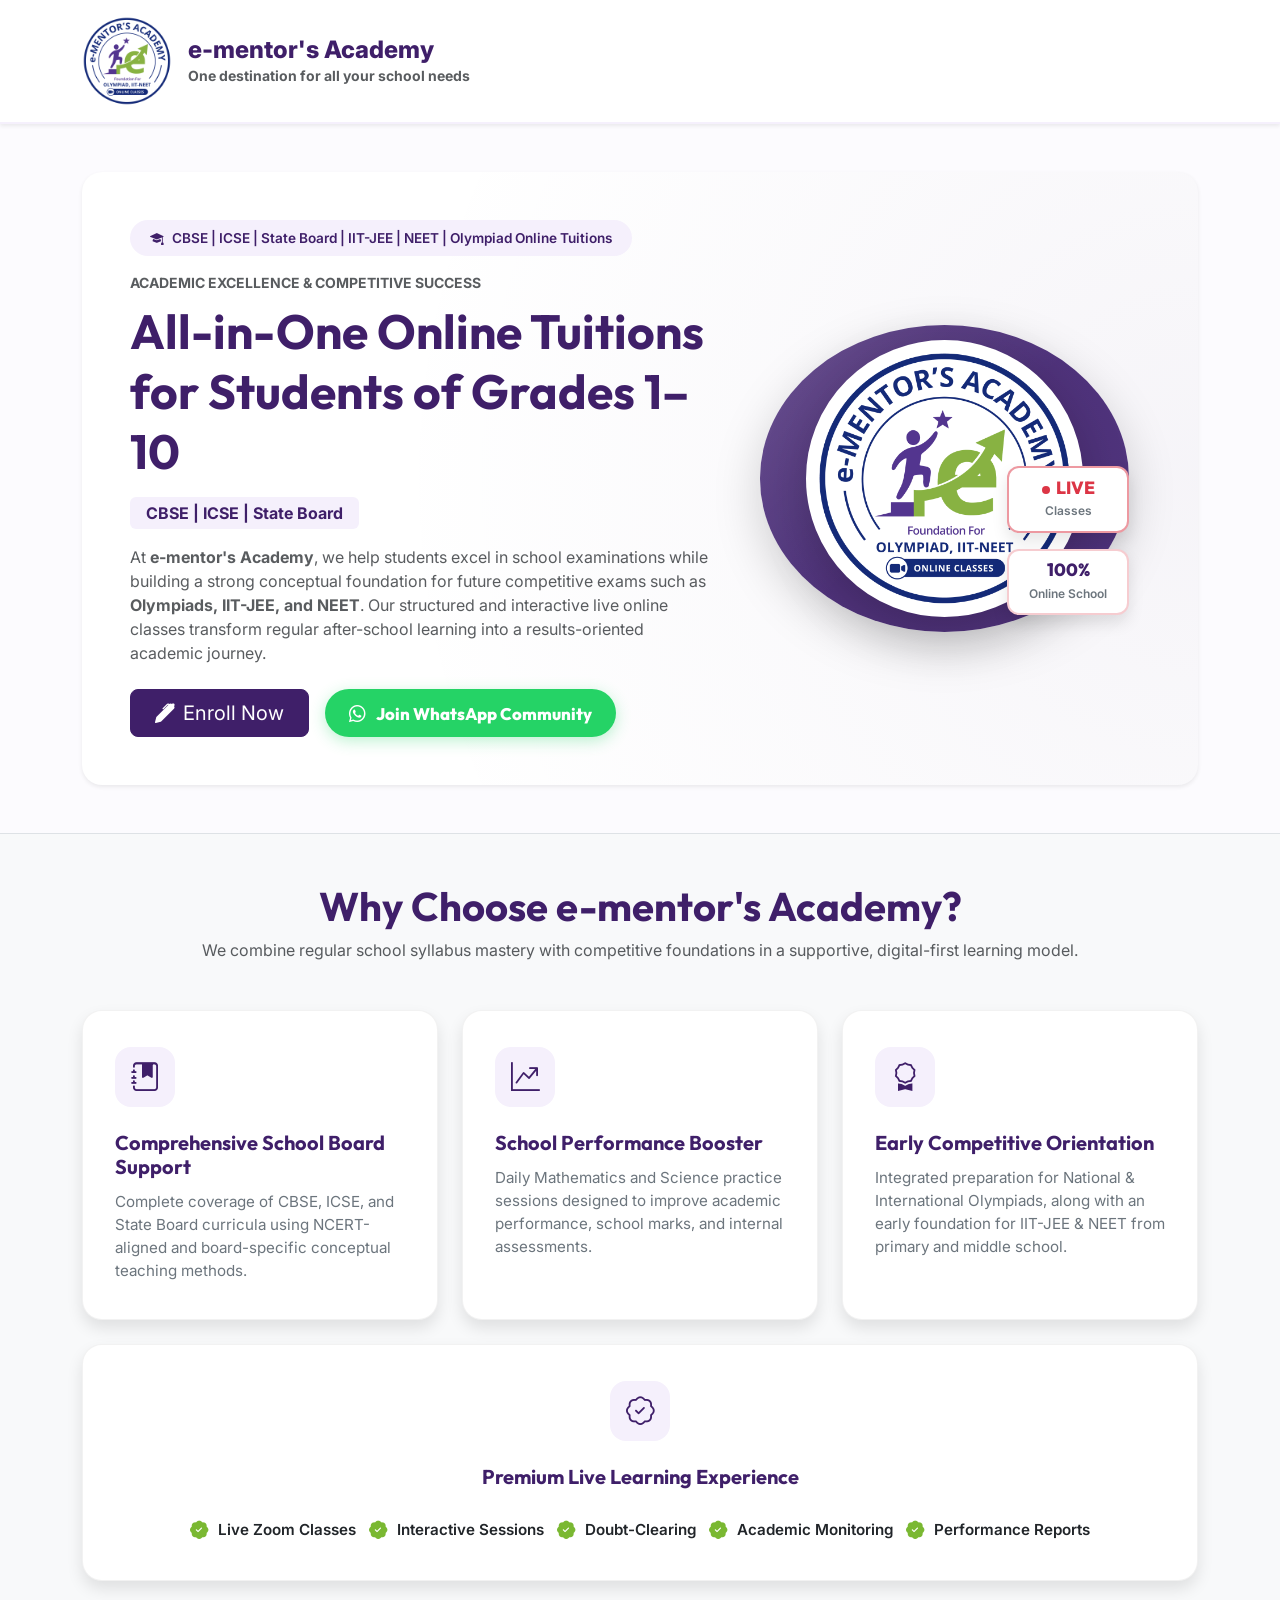
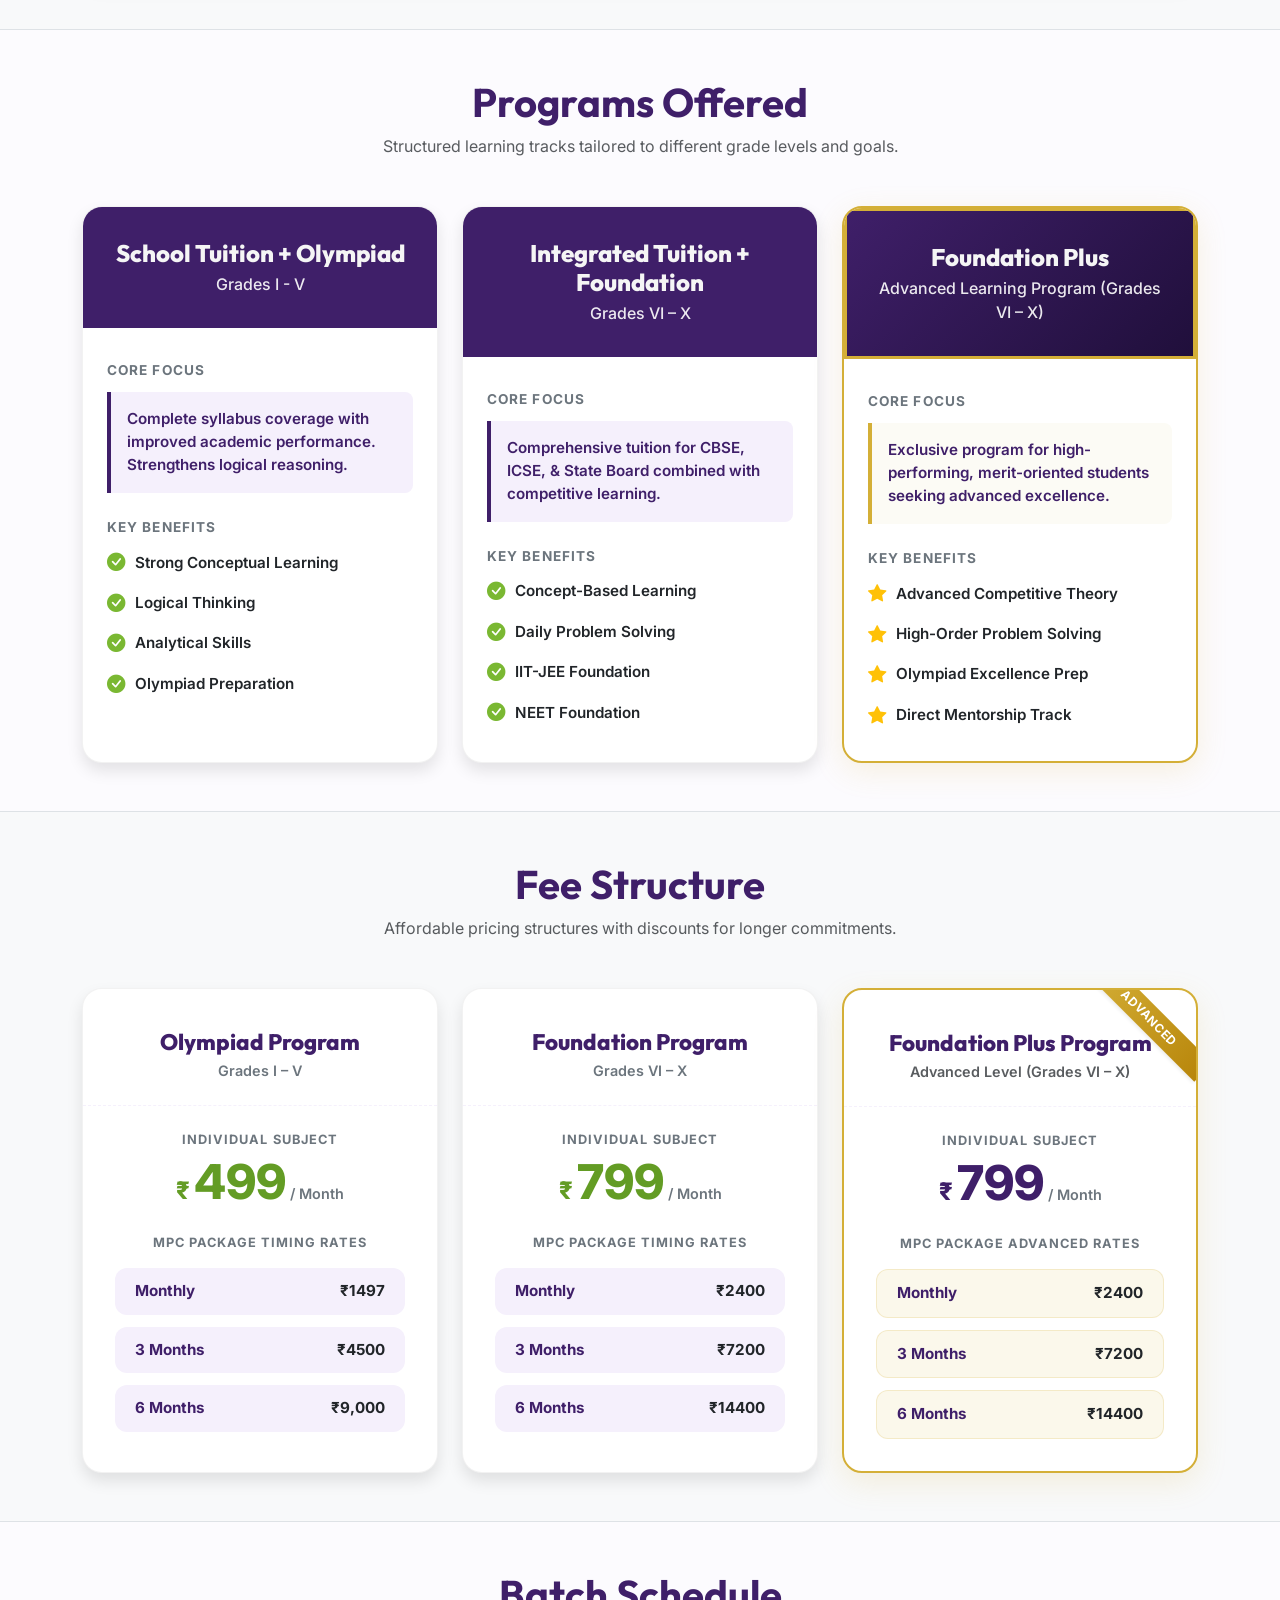
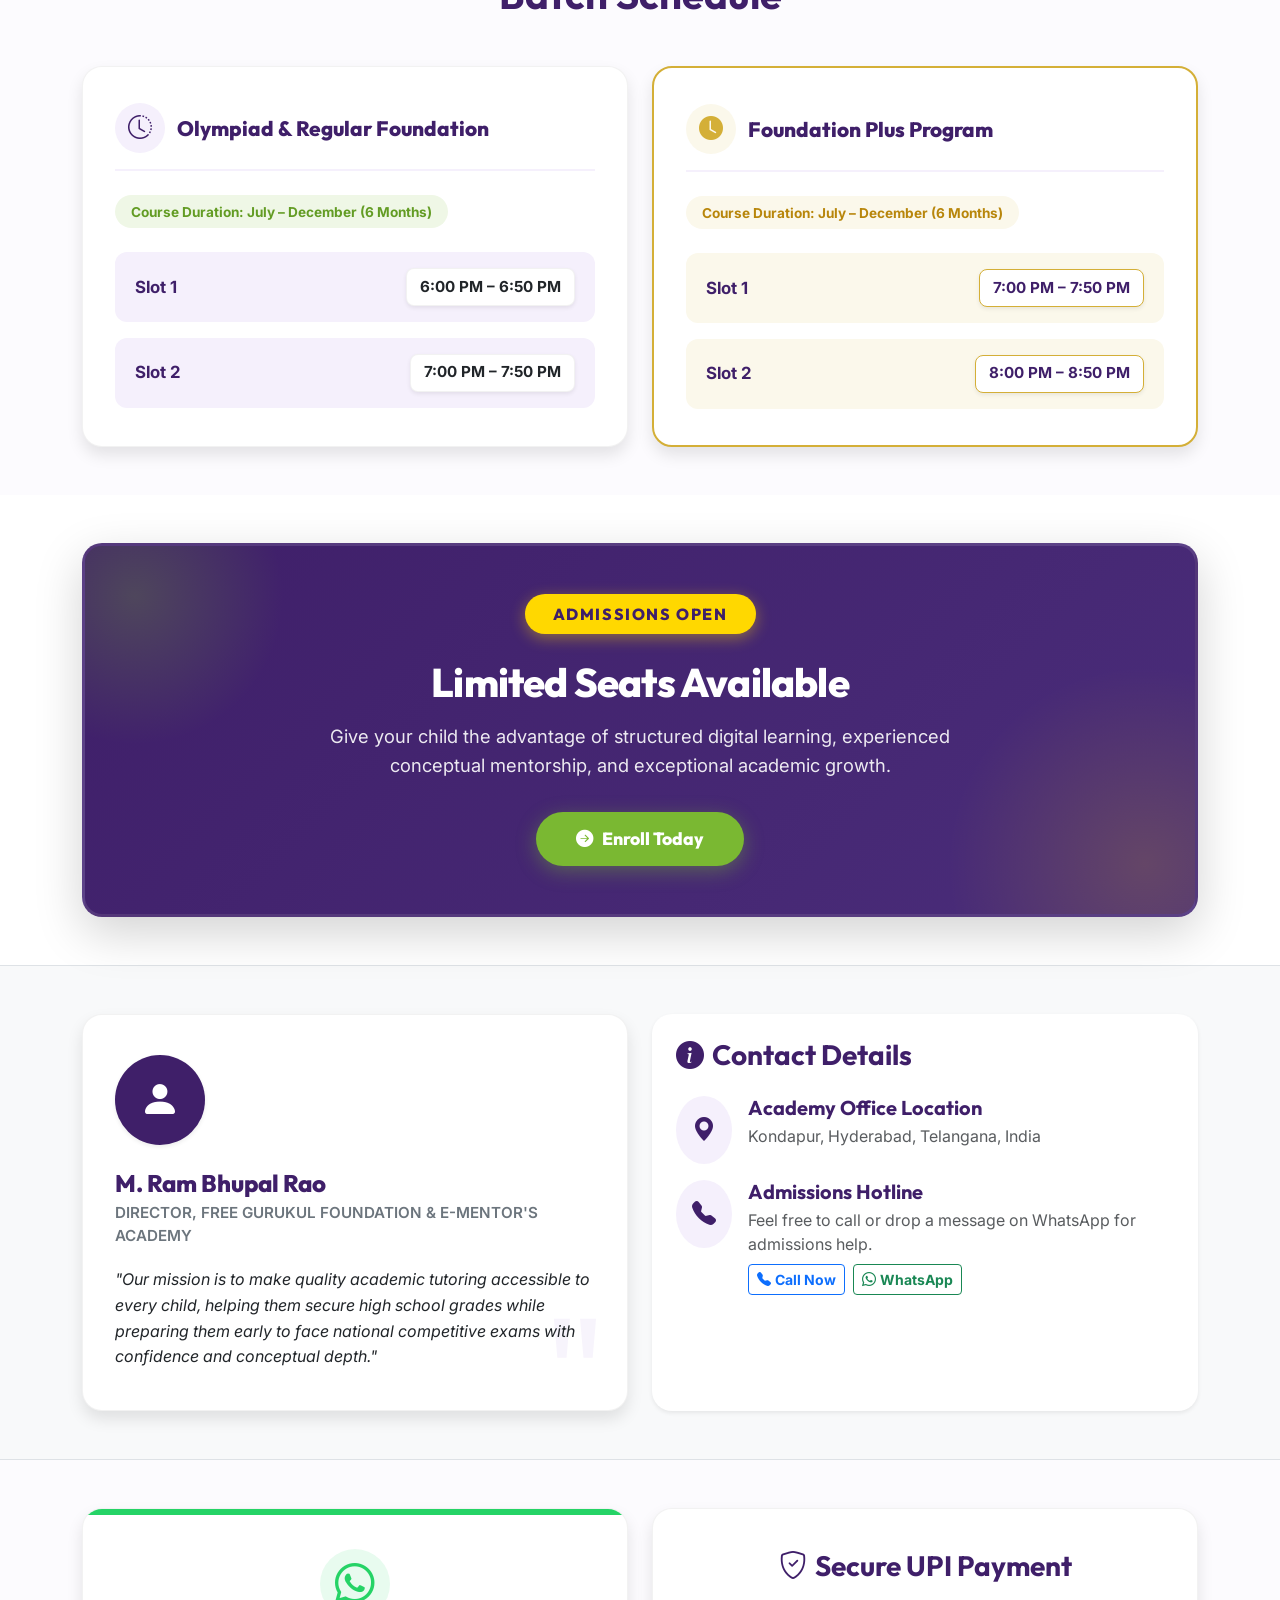
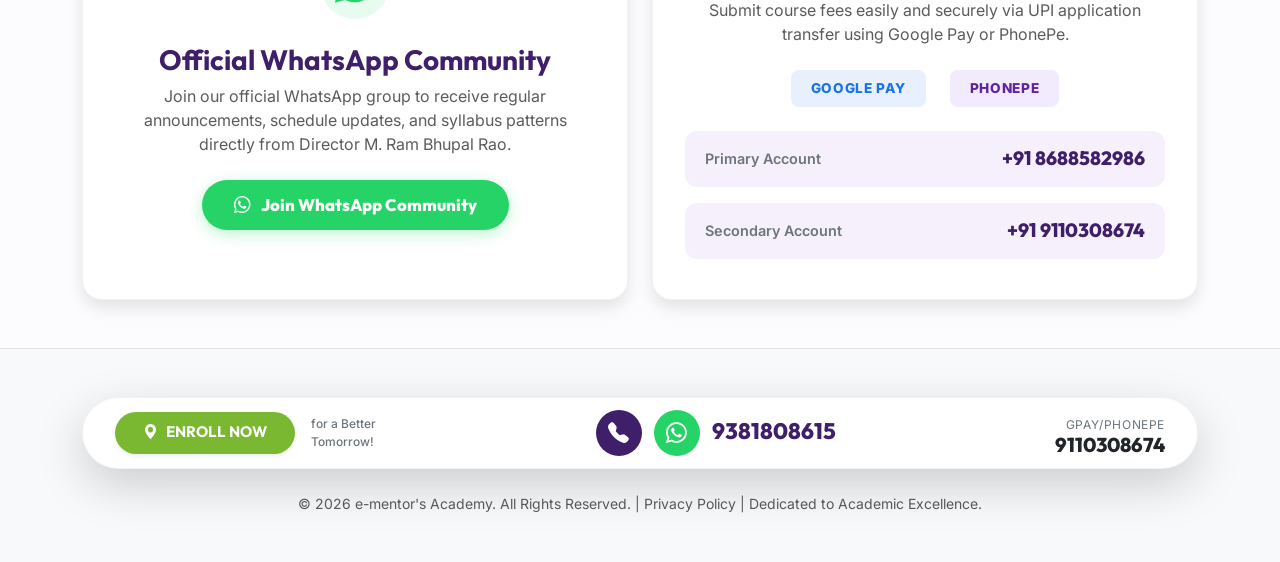
<file: index.html>
<!DOCTYPE html>
<html lang="en">

<head>
  <meta charset="UTF-8">
  <meta name="viewport" content="width=device-width, initial-scale=1.0">
  <title>e-mentor's IIT-NEET Academy - All-in-One Online Tuitions</title>
  <!-- SEO Meta Tags -->
  <meta name="description"
    content="e-mentor's Academy provides comprehensive school board tuitions (Grades 1-10) and competitive IIT-JEE, NEET, and Olympiad foundations. Live Zoom classes and daily practice.">
  <meta name="keywords"
    content="IIT-JEE foundation, NEET foundation, Olympiad tuition, Online tuitions, CBSE tuition, ICSE tuition, Ram Bhupal Rao, e-mentor's Academy, Kondapur Hyderabad">

  <!-- Bootstrap 5 CSS CDN -->
  <link href="https://cdn.jsdelivr.net/npm/bootstrap@5.3.2/dist/css/bootstrap.min.css" rel="stylesheet"
    integrity="sha384-T3c6CoIi6uLrA9TneNEoa7RxnatzjcDSCmG1MXxSR1GAsXEV/Dwwykc2MPK8M2HN" crossorigin="anonymous">
  <!-- Bootstrap Icons CDN -->
  <link rel="stylesheet" href="https://cdn.jsdelivr.net/npm/bootstrap-icons@1.11.1/font/bootstrap-icons.css">
  <!-- Custom Stylesheet -->
  <link rel="stylesheet" href="style.css">

  <!-- Common Components -->
  <script src="components.js"></script>

  <!--Favicon -->
  <link rel="shortcut icon" href="./favicon.png" type="image/x-icon">
</head>

<body>

  <!-- Header Section -->
  <app-header></app-header>

  <!-- Hero Section -->
  <section class="py-5">
    <div class="container">
      <div class="hero-container p-4 p-md-5 shadow-sm bg-white reveal-on-scroll">
        <div class="row align-items-center">

          <!-- Hero Text Content -->
          <div class="col-lg-7">
            <span class="hero-tag mb-3">
              <i class="bi bi-mortarboard-fill me-2"></i>CBSE | ICSE | State Board | IIT-JEE | NEET | Olympiad Online
              Tuitions
            </span>
            <div class="text-muted fw-bold small text-uppercase letter-spacing-1 mb-2">
              Academic Excellence & Competitive Success
            </div>
            <h1 class="display-5 fw-bold mb-3 text-purple text-start" style="line-height: 1.25;">
              All-in-One Online Tuitions for Students of Grades 1–10
            </h1>
            <div class="badge bg-purple-light text-purple px-3 py-2 rounded mb-3 fw-bold fs-6">
              CBSE | ICSE | State Board
            </div>
            <p class="text-muted leading-relaxed text-start mb-4">
              At <strong>e-mentor's Academy</strong>, we help students excel in school examinations while building a
              strong conceptual foundation for future competitive exams such as <strong>Olympiads, IIT-JEE, and
                NEET</strong>. Our structured and interactive live online classes transform regular after-school
              learning into a results-oriented academic journey.
            </p>
            <div class="d-flex flex-wrap gap-3">
              <button class="btn btn-primary btn-lg enroll-trigger-btn px-4 py-2"
                style="background-color: var(--primary-purple); border-color: var(--primary-purple);">
                <i class="bi bi-pen-fill me-2"></i>Enroll Now
              </button>
              <a href="https://chat.whatsapp.com/LCuM8trsyqc7xC1LDgsaTi?s=cl&p=a&ilr=2" target="_blank"
                class="btn btn-whatsapp-join px-4 py-2">
                <i class="bi bi-whatsapp"></i>Join WhatsApp Community
              </a>
            </div>
          </div>

          <!-- Hero Visual: Student + Floating Badges -->
          <div class="col-lg-5 mt-4 mt-lg-0">
            <div class="hero-image-wrapper">
              <div class="hero-backdrop-circle"></div>
              <!-- Loads hero_student.png, script.js handles fallback if not copied -->
              <img id="hero-student-img" src="logo.png" alt="Student Studying Online" class="hero-image-student">

              <!-- Badges Container -->
              <div class="badge-overlay-container">
                <div class="live-badge">
                  <span class="badge-text-bold"><span class="live-icon-dot"></span>LIVE</span>
                  <span class="badge-subtext">Classes</span>
                </div>
                <div class="school-badge">
                  <span class="badge-text-bold">100%</span>
                  <span class="badge-subtext">Online School</span>
                </div>
              </div>
            </div>
          </div>

        </div>
      </div>
    </div>
  </section>

  <!-- Why Choose Us Section -->
  <section class="py-5 bg-light border-top border-bottom">
    <div class="container">
      <div class="text-center mb-5 reveal-on-scroll">
        <h2 class="display-6 fw-bold text-purple">Why Choose e-mentor's Academy?</h2>
        <p class="text-muted max-width-600 mx-auto">We combine regular school syllabus mastery with competitive
          foundations in a supportive, digital-first learning model.</p>
      </div>

      <div class="row g-4 justify-content-center">
        <!-- Card 1 -->
        <div class="col-md-6 col-lg-4 reveal-on-scroll">
          <div class="feature-card">
            <div class="feature-card-icon-container">
              <i class="bi bi-journal-bookmark-fill"></i>
            </div>
            <h3 class="feature-card-title">Comprehensive School Board Support</h3>
            <p class="feature-card-desc">Complete coverage of CBSE, ICSE, and State Board curricula using NCERT-aligned
              and board-specific conceptual teaching methods.</p>
          </div>
        </div>

        <!-- Card 2 -->
        <div class="col-md-6 col-lg-4 reveal-on-scroll">
          <div class="feature-card">
            <div class="feature-card-icon-container">
              <i class="bi bi-graph-up-arrow"></i>
            </div>
            <h3 class="feature-card-title">School Performance Booster</h3>
            <p class="feature-card-desc">Daily Mathematics and Science practice sessions designed to improve academic
              performance, school marks, and internal assessments.</p>
          </div>
        </div>

        <!-- Card 3 -->
        <div class="col-md-6 col-lg-4 reveal-on-scroll">
          <div class="feature-card">
            <div class="feature-card-icon-container">
              <i class="bi bi-award"></i>
            </div>
            <h3 class="feature-card-title">Early Competitive Orientation</h3>
            <p class="feature-card-desc">Integrated preparation for National & International Olympiads, along with an
              early foundation for IIT-JEE & NEET from primary and middle school.</p>
          </div>
        </div>

        <!-- Card 4 -->
        <div class="col-md-12 col-lg-12 reveal-on-scroll">
          <div class="feature-card d-flex flex-wrap justify-content-center">
            <div class="feature-card-icon-container">
              <i class="bi bi-patch-check"></i>
            </div>
            <h3 class="feature-card-title w-100 text-center">Premium Live Learning Experience</h3>
            <ul class="program-benefits-list d-flex justify-content-center flex-wrap mt-3">
              <li><i class="bi bi-patch-check-fill"></i>Live Zoom Classes</li>
              <li><i class="bi bi-patch-check-fill"></i>Interactive Sessions</li>
              <li><i class="bi bi-patch-check-fill"></i>Doubt-Clearing</li>
              <li><i class="bi bi-patch-check-fill"></i>Academic Monitoring</li>
              <li><i class="bi bi-patch-check-fill"></i>Performance Reports</li>
            </ul>
          </div>
        </div>
      </div>
    </div>
  </section>

  <!-- Programs Offered Section -->
  <section class="py-5">
    <div class="container">
      <div class="text-center mb-5 reveal-on-scroll">
        <h2 class="display-6 fw-bold text-purple">Programs Offered</h2>
        <p class="text-muted">Structured learning tracks tailored to different grade levels and goals.</p>
      </div>

      <div class="row g-4 justify-content-center">
        <!-- Track 1 -->
        <div class="col-md-6 col-lg-4 reveal-on-scroll">
          <div class="program-card">
            <div class="program-header">
              <!-- <span class="program-tag-badge">Track 1</span> -->
              <h3 class="program-title">School Tuition + Olympiad</h3>
              <div class="program-grades">Grades I - V</div>
            </div>
            <div class="program-body">
              <div class="program-section-title">Core Focus</div>
              <div class="program-focus-box">
                Complete syllabus coverage with improved academic performance. Strengthens logical reasoning.
              </div>
              <div class="program-section-title">Key Benefits</div>
              <ul class="program-benefits-list">
                <li><i class="bi bi-check-circle-fill"></i>Strong Conceptual Learning</li>
                <li><i class="bi bi-check-circle-fill"></i>Logical Thinking</li>
                <li><i class="bi bi-check-circle-fill"></i>Analytical Skills</li>
                <li><i class="bi bi-check-circle-fill"></i>Olympiad Preparation</li>
              </ul>
            </div>
          </div>
        </div>

        <!-- Track 2 -->
        <div class="col-md-6 col-lg-4 reveal-on-scroll">
          <div class="program-card">
            <div class="program-header">
              <!-- <span class="program-tag-badge">Track 2</span> -->
              <h3 class="program-title">Integrated Tuition + Foundation</h3>
              <div class="program-grades">Grades VI – X</div>
            </div>
            <div class="program-body">
              <div class="program-section-title">Core Focus</div>
              <div class="program-focus-box">
                Comprehensive tuition for CBSE, ICSE, & State Board combined with competitive learning.
              </div>
              <div class="program-section-title">Key Benefits</div>
              <ul class="program-benefits-list">
                <li><i class="bi bi-check-circle-fill"></i>Concept-Based Learning</li>
                <li><i class="bi bi-check-circle-fill"></i>Daily Problem Solving</li>
                <li><i class="bi bi-check-circle-fill"></i>IIT-JEE Foundation</li>
                <li><i class="bi bi-check-circle-fill"></i>NEET Foundation</li>
              </ul>
            </div>
          </div>
        </div>

        <!-- Track 3 -->
        <div class="col-md-6 col-lg-4 reveal-on-scroll">
          <div class="program-card program-card-plus">
            <div class="program-header program-header-plus">
              <!-- <span class="program-tag-badge">Track 3</span> -->
              <h3 class="program-title">Foundation Plus</h3>
              <div class="program-grades">Advanced Learning Program (Grades VI – X)</div>
            </div>
            <div class="program-body">
              <div class="program-section-title">Core Focus</div>
              <div class="program-focus-box" style="border-left-color: var(--accent-gold); background-color: #fcfbf5;">
                Exclusive program for high-performing, merit-oriented students seeking advanced excellence.
              </div>
              <div class="program-section-title">Key Benefits</div>
              <ul class="program-benefits-list">
                <li><i class="bi bi-star-fill text-warning"></i>Advanced Competitive Theory</li>
                <li><i class="bi bi-star-fill text-warning"></i>High-Order Problem Solving</li>
                <li><i class="bi bi-star-fill text-warning"></i>Olympiad Excellence Prep</li>
                <li><i class="bi bi-star-fill text-warning"></i>Direct Mentorship Track</li>
              </ul>
            </div>
          </div>
        </div>
      </div>
    </div>
  </section>

  <!-- Fee Structure Section -->
  <section class="py-5 bg-light border-top border-bottom">
    <div class="container">
      <div class="text-center mb-5 reveal-on-scroll">
        <h2 class="display-6 fw-bold text-purple">Fee Structure</h2>
        <p class="text-muted">Affordable pricing structures with discounts for longer commitments.</p>
      </div>

      <div class="row g-4 justify-content-center">

        <!-- Fee Plan 1 -->
        <div class="col-md-4 col-lg-4 reveal-on-scroll">
          <div class="pricing-card">
            <div class="pricing-header">
              <h3 class="pricing-title">Olympiad Program</h3>
              <div class="pricing-subtitle">Grades I – V</div>
            </div>

            <div class="pricing-amount-block">
              <div class="price-title">Individual Subject</div>
              <div class="price-value-container">
                <span class="price-currency">₹</span>
                <span class="price-value">499</span>
                <span class="price-period">/ Month</span>
              </div>
            </div>

            <div class="pricing-packages-block">
              <div class="price-title mb-3">MPC Package Timing Rates</div>
              <ul class="pricing-packages-list">
                <li class="pricing-package-item">
                  <span class="pkg-duration">Monthly</span>
                  <span class="pkg-price">₹1497</span>
                </li>
                <li class="pricing-package-item">
                  <span class="pkg-duration">3 Months</span>
                  <span class="pkg-price">₹4500</span>
                </li>
                <li class="pricing-package-item">
                  <span class="pkg-duration">6 Months</span>
                  <span class="pkg-price">₹9,000</span>
                </li>
              </ul>
            </div>
          </div>
        </div>

        <!-- Fee Plan 2 -->
        <div class="col-md-4 col-lg-4 reveal-on-scroll">
          <div class="pricing-card">
            <div class="pricing-header">
              <h3 class="pricing-title">Foundation Program</h3>
              <div class="pricing-subtitle">Grades VI – X</div>
            </div>

            <div class="pricing-amount-block">
              <div class="price-title">Individual Subject</div>
              <div class="price-value-container">
                <span class="price-currency">₹</span>
                <span class="price-value">799</span>
                <span class="price-period">/ Month</span>
              </div>
            </div>

            <div class="pricing-packages-block">
              <div class="price-title mb-3">MPC Package Timing Rates</div>
              <ul class="pricing-packages-list">
                <li class="pricing-package-item">
                  <span class="pkg-duration">Monthly</span>
                  <span class="pkg-price">₹2400</span>
                </li>
                <li class="pricing-package-item">
                  <span class="pkg-duration">3 Months</span>
                  <span class="pkg-price">₹7200</span>
                </li>
                <li class="pricing-package-item">
                  <span class="pkg-duration">6 Months</span>
                  <span class="pkg-price">₹14400</span>
                </li>
              </ul>
            </div>
          </div>
        </div>

        <!-- Fee Plan 3 -->
        <div class="col-md-4 col-lg-4 reveal-on-scroll">
          <div class="pricing-card premium">
            <div class="pricing-ribbon">ADVANCED</div>
            <div class="pricing-header">
              <h3 class="pricing-title text-purple">Foundation Plus Program</h3>
              <div class="pricing-subtitle text-muted">Advanced Level (Grades VI – X)</div>
            </div>

            <div class="pricing-amount-block">
              <div class="price-title">Individual Subject</div>
              <div class="price-value-container">
                <span class="price-currency" style="color: var(--primary-purple);">₹</span>
                <span class="price-value" style="color: var(--primary-purple);">799</span>
                <span class="price-period">/ Month</span>
              </div>
            </div>

            <div class="pricing-packages-block">
              <div class="price-title mb-3">MPC Package Advanced Rates</div>
              <ul class="pricing-packages-list">
                <li class="pricing-package-item gold">
                  <span class="pkg-duration fw-bold">Monthly</span>
                  <span class="pkg-price text-purple">₹2400</span>
                </li>
                <li class="pricing-package-item gold">
                  <span class="pkg-duration fw-bold">3 Months</span>
                  <span class="pkg-price text-purple">₹7200</span>
                </li>
                <li class="pricing-package-item gold">
                  <span class="pkg-duration fw-bold">6 Months</span>
                  <span class="pkg-price text-purple">₹14400</span>
                </li>
              </ul>
            </div>
          </div>
        </div>
      </div>
    </div>
  </section>

  <!-- Batch Schedule Section -->
  <section class="py-5">
    <div class="container">
      <div class="text-center mb-5 reveal-on-scroll">
        <h2 class="display-6 fw-bold text-purple">Batch Schedule</h2>
        <!-- <p class="text-muted">Daily timing allocations. All sessions are 40 minutes long.</p> -->
      </div>

      <div class="row g-4 justify-content-center">
        <!-- Schedule 1 -->
        <div class="col-md-6 reveal-on-scroll">
          <div class="schedule-card">
            <div class="schedule-header">
              <div class="schedule-header-icon">
                <i class="bi bi-clock-history"></i>
              </div>
              <h3 class="schedule-title">Olympiad & Regular Foundation</h3>
            </div>
            <div class="schedule-meta-badge">Course Duration: July – December (6 Months)</div>
            <div class="batch-list">
              <div class="batch-item">
                <span class="batch-name">Slot 1</span>
                <span class="batch-time">6:00 PM – 6:50 PM</span>
              </div>
              <div class="batch-item">
                <span class="batch-name">Slot 2</span>
                <span class="batch-time">7:00 PM – 7:50 PM</span>
              </div>
            </div>
          </div>
        </div>

        <!-- Schedule 2 -->
        <div class="col-md-6 reveal-on-scroll">
          <div class="schedule-card premium-schedule">
            <div class="schedule-header">
              <div class="schedule-header-icon">
                <i class="bi bi-clock-fill"></i>
              </div>
              <h3 class="schedule-title">Foundation Plus Program</h3>
            </div>
            <div class="schedule-meta-badge">Course Duration: July – December (6 Months)</div>
            <div class="batch-list">
              <div class="batch-item">
                <span class="batch-name text-purple">Slot 1</span>
                <span class="batch-time" style="border-color: var(--accent-gold); color: var(--primary-purple);">
                  7:00 PM
                  – 7:50 PM</span>
              </div>
              <div class="batch-item">
                <span class="batch-name text-purple">Slot 2</span>
                <span class="batch-time" style="border-color: var(--accent-gold); color: var(--primary-purple);">8:00 PM
                  – 8:50 PM</span>
              </div>
            </div>
          </div>
        </div>
      </div>
    </div>
  </section>

  <!-- Admissions Open Section -->
  <section class="py-5 bg-white">
    <div class="container reveal-on-scroll">
      <div class="admissions-banner p-4 p-md-5 text-center">
        <div class="admissions-banner-content">
          <span class="admissions-badge">Admissions Open</span>
          <h2 class="admissions-title text-white">Limited Seats Available</h2>
          <p class="admissions-text">
            Give your child the advantage of structured digital learning, experienced conceptual mentorship, and
            exceptional academic growth.
          </p>
          <button class="btn btn-lg admissions-cta-btn enroll-trigger-btn">
            <i class="bi bi-arrow-right-circle-fill me-2"></i>Enroll Today
          </button>
        </div>
      </div>
    </div>
  </section>

  <!-- Director Spotlight & Contact Info Section -->
  <section class="py-5 bg-light border-top border-bottom">
    <div class="container">
      <div class="row g-4">

        <!-- Director Info Card -->
        <div class="col-lg-6 reveal-on-scroll">
          <div class="director-profile-card h-100">
            <div class="director-profile-content">
              <div class="director-avatar-placeholder">
                <i class="bi bi-person-fill"></i>
              </div>
              <h3 class="director-card-name">M. Ram Bhupal Rao</h3>
              <div class="director-card-title text-uppercase">Director, Free Gurukul Foundation & e-mentor's Academy
              </div>
              <p class="director-quote">
                "Our mission is to make quality academic tutoring accessible to every child, helping them secure high
                school grades while preparing them early to face national competitive exams with confidence and
                conceptual depth."
              </p>
            </div>
          </div>
        </div>

        <!-- Contact Information Card -->
        <div class="col-lg-6 reveal-on-scroll">
          <div class="card h-100 p-4 shadow-sm border-0" style="border-radius: var(--border-radius-custom);">
            <h3 class="fw-bold mb-4 text-purple"><i class="bi bi-info-circle-fill me-2"></i>Contact Details</h3>

            <div class="d-flex align-items-start mb-3">
              <div class="bg-purple-light p-3 rounded-circle text-purple me-3">
                <i class="bi bi-geo-alt-fill fs-4"></i>
              </div>
              <div>
                <h5 class="fw-bold mb-1">Academy Office Location</h5>
                <p class="text-muted mb-0">Kondapur, Hyderabad, Telangana, India</p>
              </div>
            </div>

            <div class="d-flex align-items-start mb-4">
              <div class="bg-purple-light p-3 rounded-circle text-purple me-3">
                <i class="bi bi-telephone-fill fs-4"></i>
              </div>
              <div>
                <h5 class="fw-bold mb-1">Admissions Hotline</h5>
                <p class="text-muted mb-2">Feel free to call or drop a message on WhatsApp for admissions help.</p>
                <div class="d-flex gap-2">
                  <a href="tel:+919381808615" class="btn btn-sm btn-outline-primary fw-bold">
                    <i class="bi bi-telephone-fill me-1"></i>Call Now
                  </a>
                  <a href="https://wa.me/919381808615" target="_blank" class="btn btn-sm btn-outline-success fw-bold">
                    <i class="bi bi-whatsapp me-1"></i>WhatsApp
                  </a>
                </div>
              </div>
            </div>
          </div>
        </div>

      </div>
    </div>
  </section>

  <!-- Payment & WhatsApp Community Banner Grid -->
  <section class="py-5">
    <div class="container">
      <div class="row g-4">

        <!-- WhatsApp Community Invitation Card -->
        <div class="col-md-6 reveal-on-scroll">
          <div class="whatsapp-community-card h-100">
            <div class="whatsapp-icon-wrapper">
              <i class="bi bi-whatsapp"></i>
            </div>
            <h3 class="fw-bold text-purple mb-2">Official WhatsApp Community</h3>
            <p class="text-muted mb-4">Join our official WhatsApp group to receive regular announcements, schedule
              updates, and syllabus patterns directly from Director M. Ram Bhupal Rao.</p>
            <a href="https://chat.whatsapp.com/LCuM8trsyqc7xC1LDgsaTi?s=cl&p=a&ilr=2" target="_blank"
              class="btn btn-whatsapp-join">
              <i class="bi bi-whatsapp"></i>Join WhatsApp Community
            </a>
          </div>
        </div>

        <!-- Secure Payment Details Card -->
        <div class="col-md-6 reveal-on-scroll">
          <div class="payment-card h-100">
            <h3 class="fw-bold text-purple text-center mb-3"><i class="bi bi-shield-check me-2"></i>Secure UPI Payment
            </h3>
            <p class="text-muted text-center mb-4">Submit course fees easily and securely via UPI application transfer
              using Google Pay or PhonePe.</p>

            <div class="upi-brands-row">
              <span class="upi-brand-badge gpay">Google Pay</span>
              <span class="upi-brand-badge phonepe">PhonePe</span>
            </div>

            <div class="payment-number-row">
              <span class="payment-number-label">Primary Account</span>
              <span class="payment-number-val">+91 8688582986</span>
            </div>

            <div class="payment-number-row">
              <span class="payment-number-label">Secondary Account</span>
              <span class="payment-number-val">+91 9110308674</span>
            </div>
          </div>
        </div>

      </div>
    </div>
  </section>

  <!-- Sticky Footer Contact Bar & Enrollment Modal -->
  <app-footer></app-footer>

  <!-- Bootstrap 5 Bundle with Popper JS CDN -->
  <script src="https://cdn.jsdelivr.net/npm/bootstrap@5.3.2/dist/js/bootstrap.bundle.min.js"
    integrity="sha384-C6RzsynM9kWDrMNeT87bh95OGNyZPhcTNXj1NW7RuBCsyN/o0jlpcV8Qyq46cDfL"
    crossorigin="anonymous"></script>
  <!-- Custom Javascript -->
  <script src="script.js"></script>
</body>

</html>
</file>
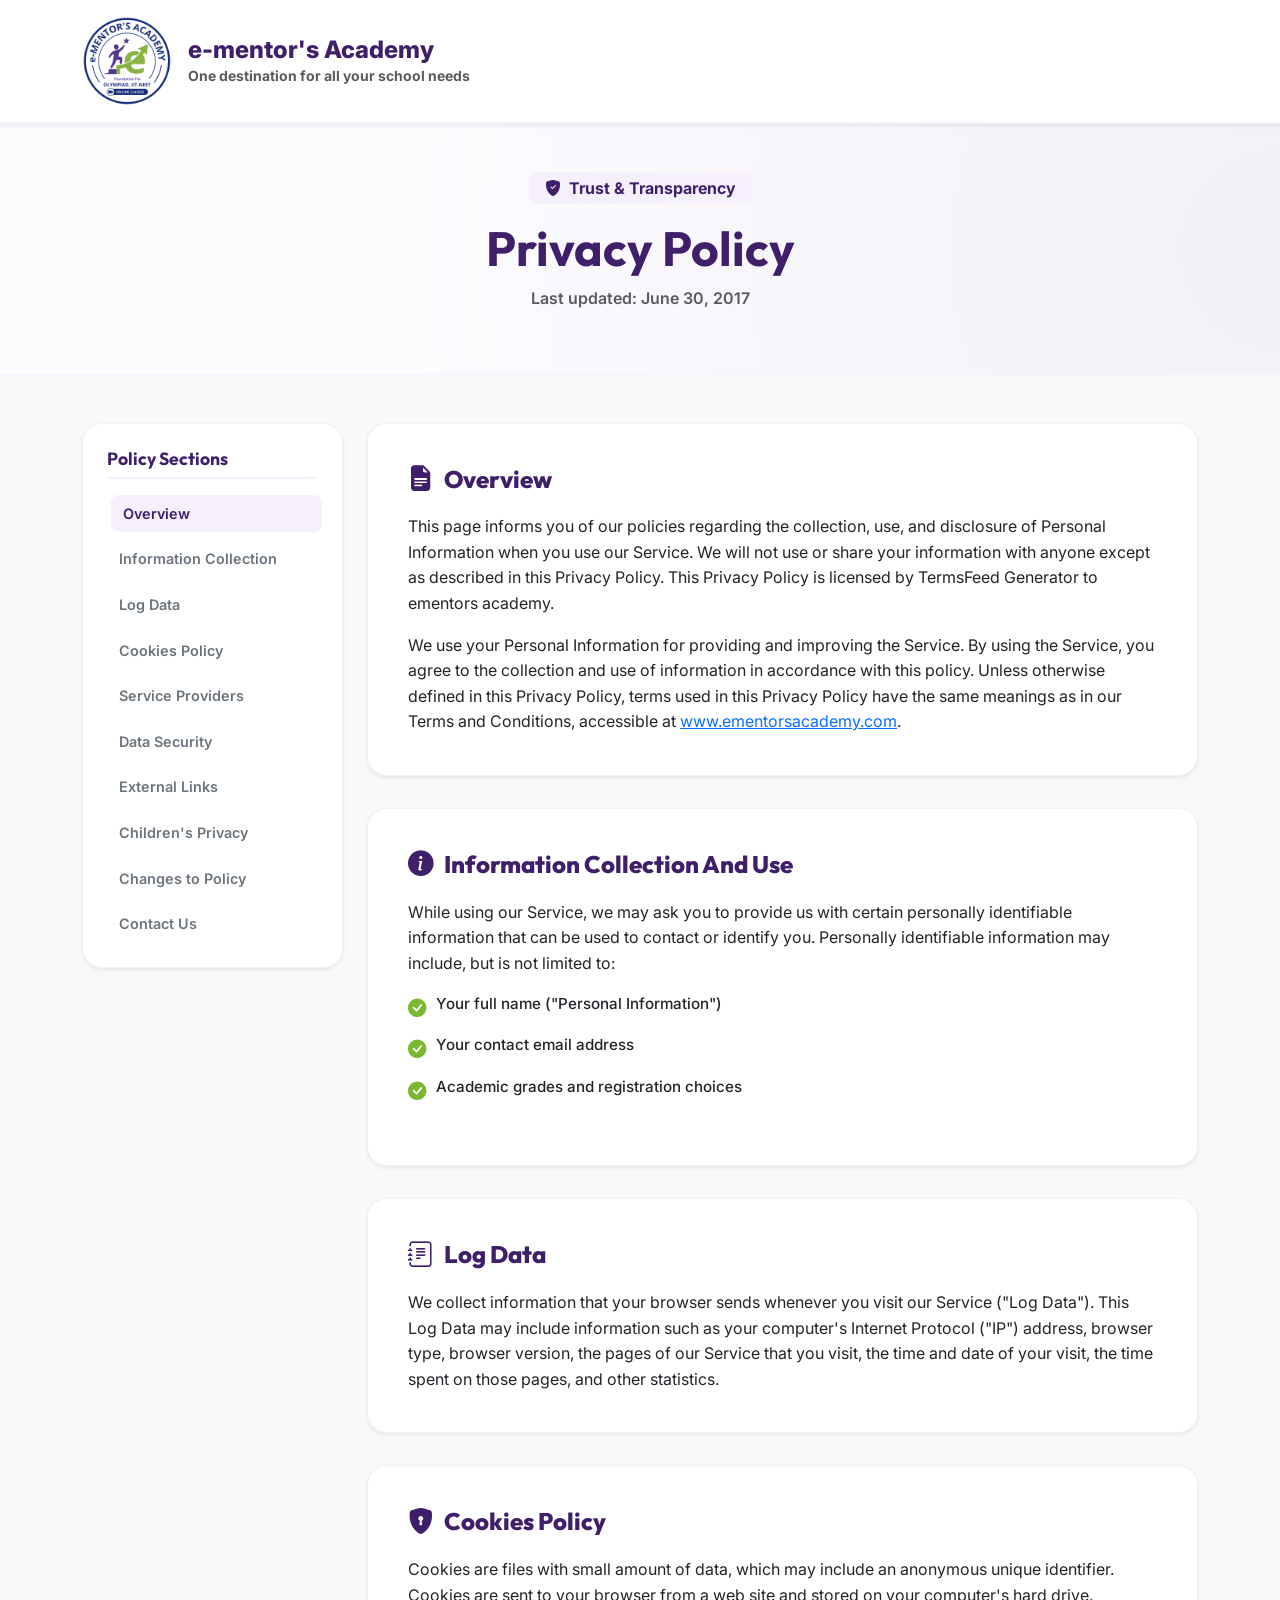
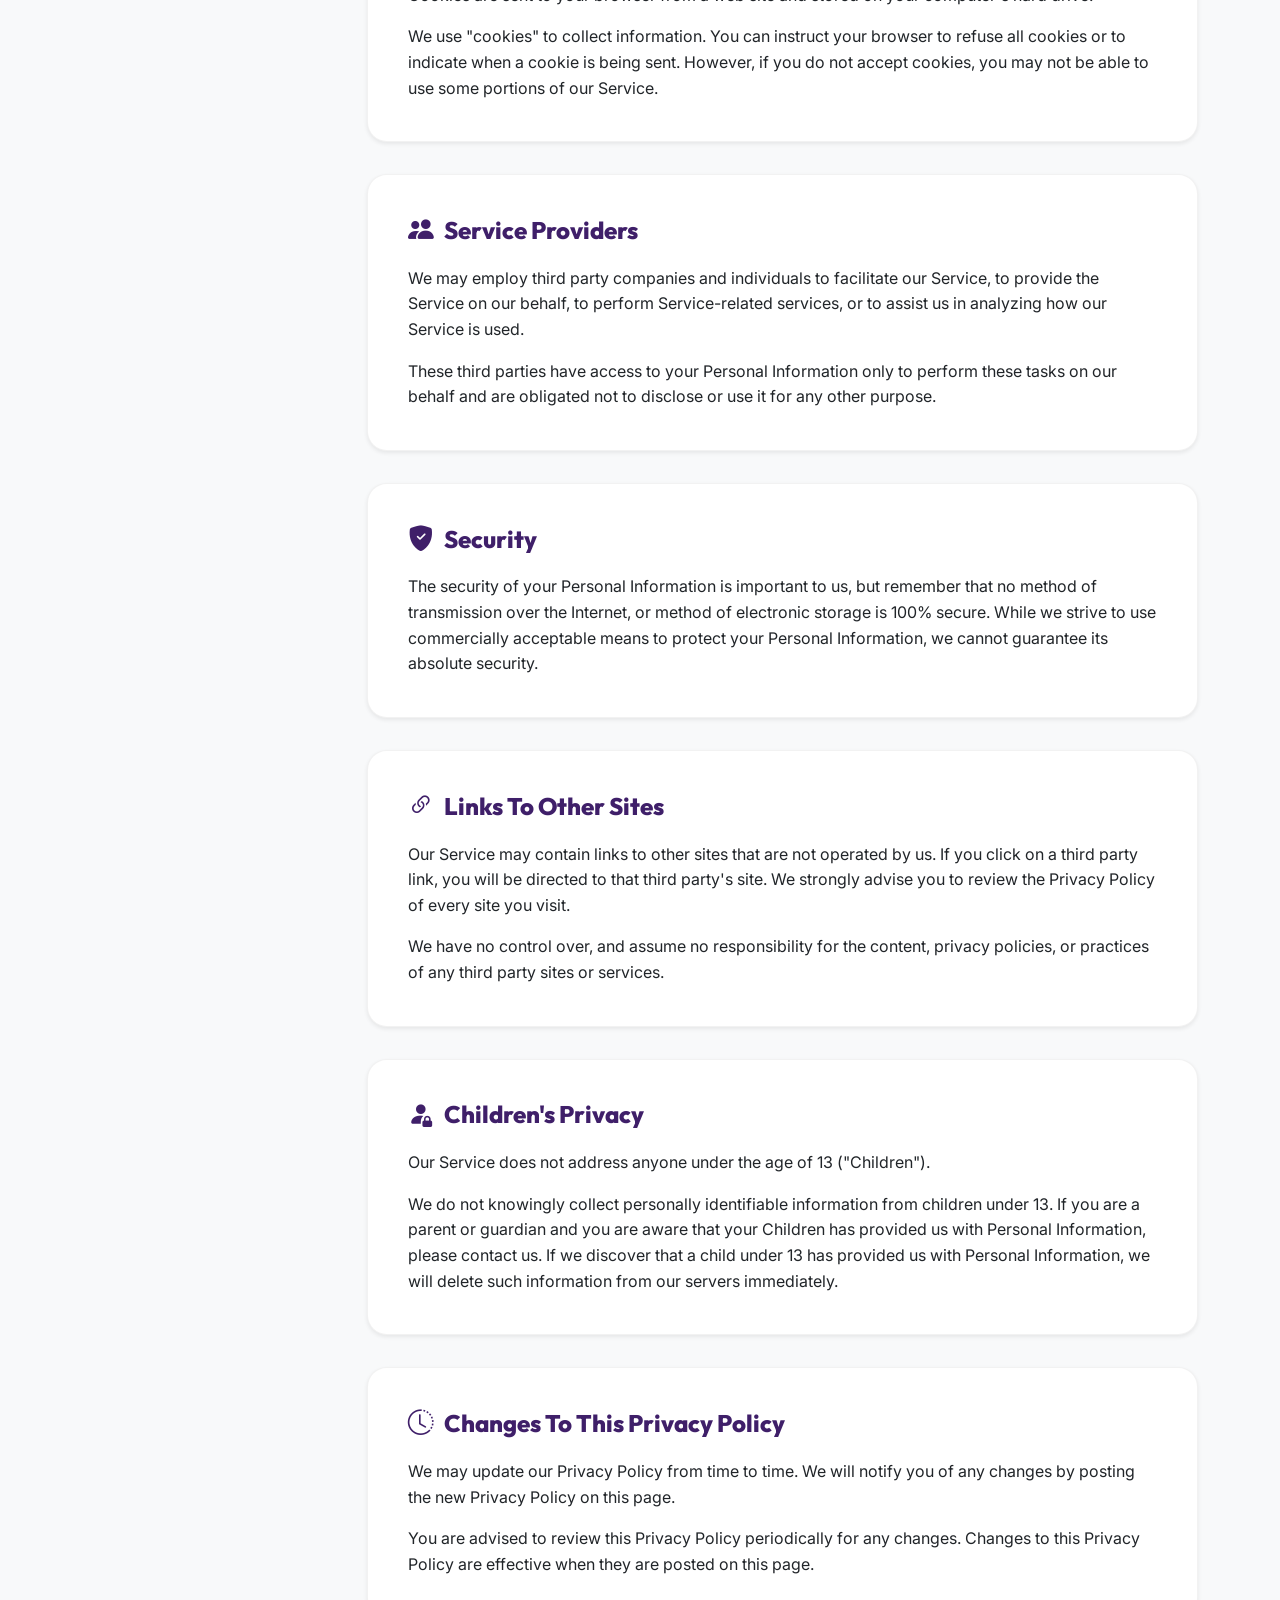
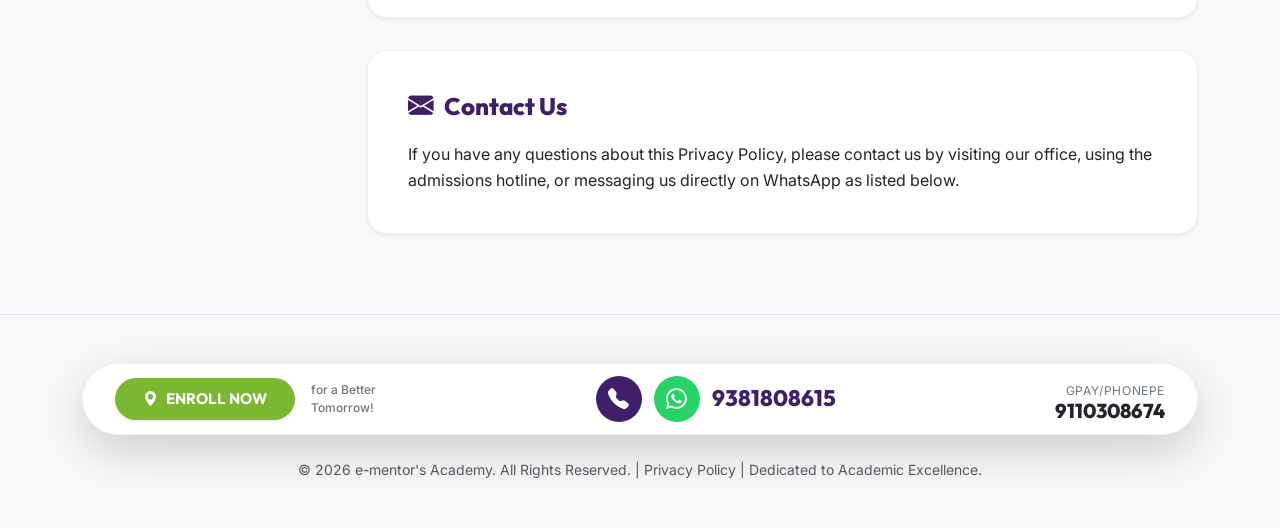
<file: privacy.html>
<!DOCTYPE html>
<html lang="en">

<head>
  <meta charset="UTF-8">
  <meta name="viewport" content="width=device-width, initial-scale=1.0">
  <title>Privacy Policy - e-mentor's IIT-NEET Academy</title>
  <!-- SEO Meta Tags -->
  <meta name="description"
    content="Read the Privacy Policy of e-mentor's Academy. Learn how we collect, use, and protect your personal information on our online learning platform.">
  <meta name="keywords"
    content="Privacy Policy, e-mentor's Academy, data security, collection and use, child privacy, cookies policy">

  <!-- Bootstrap 5 CSS CDN -->
  <link href="https://cdn.jsdelivr.net/npm/bootstrap@5.3.2/dist/css/bootstrap.min.css" rel="stylesheet"
    integrity="sha384-T3c6CoIi6uLrA9TneNEoa7RxnatzjcDSCmG1MXxSR1GAsXEV/Dwwykc2MPK8M2HN" crossorigin="anonymous">
  <!-- Bootstrap Icons CDN -->
  <link rel="stylesheet" href="https://cdn.jsdelivr.net/npm/bootstrap-icons@1.11.1/font/bootstrap-icons.css">
  <!-- Custom Stylesheet -->
  <link rel="stylesheet" href="style.css">

  <!-- Common Components -->
  <script src="components.js"></script>
</head>

<body data-bs-spy="scroll" data-bs-target="#privacy-nav" data-bs-offset="130">

  <!-- Header Section -->
  <app-header page="privacy"></app-header>

  <!-- Title Banner Section -->
  <section class="privacy-header-banner">
    <div class="container text-center">
      <div class="badge bg-purple-light text-purple px-3 py-2 rounded mb-3 fw-bold fs-6">
        <i class="bi bi-shield-fill-check me-2"></i>Trust & Transparency
      </div>
      <h1 class="display-5 fw-bold text-purple mb-2">Privacy Policy</h1>
      <p class="text-muted fw-semibold">Last updated: June 30, 2017</p>
    </div>
  </section>

  <!-- Main Content Layout -->
  <section class="py-5 bg-light">
    <div class="container">
      <div class="row g-4">

        <!-- Sidebar Navigation (Desktop Sticky) -->
        <div class="col-lg-3">
          <div class="privacy-sidebar">
            <nav id="privacy-nav" class="privacy-nav-card">
              <h2 class="privacy-nav-title">Policy Sections</h2>
              <div class="privacy-nav-list nav">
                <a class="privacy-nav-link nav-link active" href="#overview">Overview</a>
                <a class="privacy-nav-link nav-link" href="#info-collection">Information Collection</a>
                <a class="privacy-nav-link nav-link" href="#log-data">Log Data</a>
                <a class="privacy-nav-link nav-link" href="#cookies">Cookies Policy</a>
                <a class="privacy-nav-link nav-link" href="#service-providers">Service Providers</a>
                <a class="privacy-nav-link nav-link" href="#security">Data Security</a>
                <a class="privacy-nav-link nav-link" href="#links-to-other-sites">External Links</a>
                <a class="privacy-nav-link nav-link" href="#childrens-privacy">Children's Privacy</a>
                <a class="privacy-nav-link nav-link" href="#changes">Changes to Policy</a>
                <a class="privacy-nav-link nav-link" href="#contact-us">Contact Us</a>
              </div>
            </nav>
          </div>
        </div>

        <!-- Main Content Area -->
        <div class="col-lg-9">

          <!-- Overview Card -->
          <div id="overview" class="privacy-content-card privacy-section-anchor reveal-on-scroll active">
            <h2 class="privacy-card-title">
              <i class="bi bi-file-earmark-text-fill"></i> Overview
            </h2>
            <div class="privacy-text">
              <p>
                This page informs you of our policies regarding the collection, use, and disclosure of Personal
                Information when you use our Service. We will not use or share your information with anyone except as
                described in this Privacy Policy. This Privacy Policy is licensed by TermsFeed Generator to ementors
                academy.
              </p>
              <p class="mb-0">
                We use your Personal Information for providing and improving the Service. By using the Service, you
                agree to the collection and use of information in accordance with this policy. Unless otherwise defined
                in this Privacy Policy, terms used in this Privacy Policy have the same meanings as in our Terms and
                Conditions, accessible at
                <a href="http://www.ementorsacademy.com" target="_blank">www.ementorsacademy.com</a>.
              </p>
            </div>
          </div>

          <!-- Information Collection Card -->
          <div id="info-collection" class="privacy-content-card privacy-section-anchor reveal-on-scroll">
            <h2 class="privacy-card-title">
              <i class="bi bi-info-circle-fill"></i> Information Collection And Use
            </h2>
            <div class="privacy-text">
              <p>
                While using our Service, we may ask you to provide us with certain personally identifiable information
                that can be used to contact or identify you. Personally identifiable information may include, but is not
                limited to:
              </p>
              <ul class="privacy-list">
                <li><i class="bi bi-check-circle-fill"></i> Your full name ("Personal Information")</li>
                <li><i class="bi bi-check-circle-fill"></i> Your contact email address</li>
                <li><i class="bi bi-check-circle-fill"></i> Academic grades and registration choices</li>
              </ul>
            </div>
          </div>

          <!-- Log Data Card -->
          <div id="log-data" class="privacy-content-card privacy-section-anchor reveal-on-scroll">
            <h2 class="privacy-card-title">
              <i class="bi bi-journal-text"></i> Log Data
            </h2>
            <div class="privacy-text">
              <p class="mb-0">
                We collect information that your browser sends whenever you visit our Service ("Log Data"). This Log
                Data may include information such as your computer's Internet Protocol ("IP") address, browser type,
                browser version, the pages of our Service that you visit, the time and date of your visit, the time
                spent on those pages, and other statistics.
              </p>
            </div>
          </div>

          <!-- Cookies Card -->
          <div id="cookies" class="privacy-content-card privacy-section-anchor reveal-on-scroll">
            <h2 class="privacy-card-title">
              <i class="bi bi-shield-lock-fill"></i> Cookies Policy
            </h2>
            <div class="privacy-text">
              <p>
                Cookies are files with small amount of data, which may include an anonymous unique identifier. Cookies
                are sent to your browser from a web site and stored on your computer's hard drive.
              </p>
              <p class="mb-0">
                We use "cookies" to collect information. You can instruct your browser to refuse all cookies or to
                indicate when a cookie is being sent. However, if you do not accept cookies, you may not be able to use
                some portions of our Service.
              </p>
            </div>
          </div>

          <!-- Service Providers Card -->
          <div id="service-providers" class="privacy-content-card privacy-section-anchor reveal-on-scroll">
            <h2 class="privacy-card-title">
              <i class="bi bi-people-fill"></i> Service Providers
            </h2>
            <div class="privacy-text">
              <p>
                We may employ third party companies and individuals to facilitate our Service, to provide the Service on
                our behalf, to perform Service-related services, or to assist us in analyzing how our Service is used.
              </p>
              <p class="mb-0">
                These third parties have access to your Personal Information only to perform these tasks on our behalf
                and are obligated not to disclose or use it for any other purpose.
              </p>
            </div>
          </div>

          <!-- Security Card -->
          <div id="security" class="privacy-content-card privacy-section-anchor reveal-on-scroll">
            <h2 class="privacy-card-title">
              <i class="bi bi-shield-fill-check"></i> Security
            </h2>
            <div class="privacy-text">
              <p class="mb-0">
                The security of your Personal Information is important to us, but remember that no method of
                transmission over the Internet, or method of electronic storage is 100% secure. While we strive to use
                commercially acceptable means to protect your Personal Information, we cannot guarantee its absolute
                security.
              </p>
            </div>
          </div>

          <!-- Links To Other Sites Card -->
          <div id="links-to-other-sites" class="privacy-content-card privacy-section-anchor reveal-on-scroll">
            <h2 class="privacy-card-title">
              <i class="bi bi-link-45deg"></i> Links To Other Sites
            </h2>
            <div class="privacy-text">
              <p>
                Our Service may contain links to other sites that are not operated by us. If you click on a third party
                link, you will be directed to that third party's site. We strongly advise you to review the Privacy
                Policy of every site you visit.
              </p>
              <p class="mb-0">
                We have no control over, and assume no responsibility for the content, privacy policies, or practices of
                any third party sites or services.
              </p>
            </div>
          </div>

          <!-- Children's Privacy Card -->
          <div id="childrens-privacy" class="privacy-content-card privacy-section-anchor reveal-on-scroll">
            <h2 class="privacy-card-title">
              <i class="bi bi-person-fill-lock"></i> Children's Privacy
            </h2>
            <div class="privacy-text">
              <p>
                Our Service does not address anyone under the age of 13 ("Children").
              </p>
              <p class="mb-0">
                We do not knowingly collect personally identifiable information from children under 13. If you are a
                parent or guardian and you are aware that your Children has provided us with Personal Information,
                please contact us. If we discover that a child under 13 has provided us with Personal Information, we
                will delete such information from our servers immediately.
              </p>
            </div>
          </div>

          <!-- Changes Card -->
          <div id="changes" class="privacy-content-card privacy-section-anchor reveal-on-scroll">
            <h2 class="privacy-card-title">
              <i class="bi bi-clock-history"></i> Changes To This Privacy Policy
            </h2>
            <div class="privacy-text">
              <p>
                We may update our Privacy Policy from time to time. We will notify you of any changes by posting the new
                Privacy Policy on this page.
              </p>
              <p class="mb-0">
                You are advised to review this Privacy Policy periodically for any changes. Changes to this Privacy
                Policy are effective when they are posted on this page.
              </p>
            </div>
          </div>

          <!-- Contact Us Card -->
          <div id="contact-us" class="privacy-content-card privacy-section-anchor reveal-on-scroll">
            <h2 class="privacy-card-title">
              <i class="bi bi-envelope-fill"></i> Contact Us
            </h2>
            <div class="privacy-text">
              <p class="mb-0">
                If you have any questions about this Privacy Policy, please contact us by visiting our office, using the
                admissions hotline, or messaging us directly on WhatsApp as listed below.
              </p>
            </div>
          </div>

        </div>

      </div>
    </div>
  </section>

  <!-- Sticky Footer Contact Bar & Enrollment Modal -->
  <app-footer></app-footer>

  <!-- Bootstrap 5 Bundle with Popper JS CDN -->
  <script src="https://cdn.jsdelivr.net/npm/bootstrap@5.3.2/dist/js/bootstrap.bundle.min.js"
    integrity="sha384-C6RzsynM9kWDrMNeT87bh95OGNyZPhcTNXj1NW7RuBCsyN/o0jlpcV8Qyq46cDfL"
    crossorigin="anonymous"></script>
  <!-- Custom Javascript -->
  <script src="script.js"></script>
</body>

</html>
</file>
<file: style.css>
/* ==========================================================================
   E-Mentor's IIT-NEET Academy CSS stylesheet
   Author: Senior Frontend Engineer
   ========================================================================== */

/* Import Google Fonts */
@import url('https://fonts.googleapis.com/css2?family=Inter:wght@300;400;500;600;700&family=Outfit:wght@400;600;700;800&display=swap');

/* Color Variables */
:root {
  --primary-purple: #3f1f69;
  --primary-purple-rgb: 63, 31, 105;
  --secondary-purple: #4a2d7a;
  --light-purple: #f5f0fc;
  --accent-green: #7ab832;
  --accent-green-dark: #639c24;
  --accent-green-light: #eff7e6;
  --accent-red: #dc3545;
  --accent-yellow: #ffd800;
  --accent-gold: #d4af37;
  --text-dark: #212529;
  --text-muted: #6c757d;
  --shadow-sm: 0 0.125rem 0.25rem rgba(0, 0, 0, 0.075);
  --shadow-md: 0 0.5rem 1rem rgba(0, 0, 0, 0.1);
  --shadow-lg: 0 1rem 3rem rgba(0, 0, 0, 0.175);
  --border-radius-custom: 1.25rem;
}

/* Base resets and overrides */
body {
  font-family: 'Inter', sans-serif;
  color: var(--text-dark);
  background-color: #fcfbfe;
  overflow-x: hidden;
}

h1,
h2,
h3,
h4,
h5,
h6,
.display-font {
  font-family: 'Outfit', sans-serif;
  font-weight: 700;
  color: var(--primary-purple);
}

.text-purple {
  color: var(--primary-purple);
}

.bg-purple-light {
  background-color: var(--light-purple);
}

/* Transitions */
.btn,
.card,
.list-group-item,
img,
a,
i,
.badge,
.why-us-item {
  transition: all 0.3s cubic-bezier(0.25, 0.8, 0.25, 1);
}

/* Header Section */
header {
  border-bottom: 2px solid var(--light-purple);
  background-color: #ffffff;
}

.director-title {
  font-size: 0.75rem;
  letter-spacing: 0.1rem;
  color: var(--text-muted);
  text-transform: uppercase;
}

.director-name {
  font-size: 1.5rem;
  font-weight: 800;
  color: var(--primary-purple);
  line-height: 1.2;
}

.brand-logo-img {
  max-height: 90px;
  width: auto;
  object-fit: contain;
}

/* Main Academic Titles */
.academy-main-title {
  font-size: 2.8rem;
  font-weight: 800;
  color: var(--primary-purple);
  letter-spacing: -0.03em;
}

.academy-subtitle {
  font-size: 1.25rem;
  color: var(--text-muted);
  font-weight: 500;
}

/* Hero Section */
.hero-container {
  position: relative;
  overflow: hidden;
  border-radius: var(--border-radius-custom);
  background: radial-gradient(circle at 100% 50%, rgba(74, 45, 122, 0.05) 0%, rgba(255, 255, 255, 0) 70%);
}

.hero-tag {
  background-color: var(--light-purple);
  color: var(--primary-purple);
  font-weight: 600;
  padding: 0.5rem 1.25rem;
  border-radius: 50px;
  display: inline-block;
  font-size: 0.85rem;
}

/* Right Hero Visuals - Purple Circle Backdrop */
.hero-image-wrapper {
  position: relative;
  display: flex;
  justify-content: center;
  align-items: center;
  padding: 2rem;
}

.hero-backdrop-circle {
  position: absolute;
  width: 90%;
  height: 90%;
  border-radius: 50%;
  background: radial-gradient(circle, var(--primary-purple) 0%, var(--secondary-purple) 100%);
  z-index: 1;
  opacity: 0.95;
  box-shadow: var(--shadow-lg);
  overflow: hidden;
}

.hero-backdrop-circle::after {
  content: '';
  position: absolute;
  top: 0;
  left: 0;
  width: 100%;
  height: 100%;
  background: linear-gradient(135deg, rgba(255, 255, 255, 0.15) 0%, rgba(255, 255, 255, 0) 50%);
}

.hero-image-student {
  position: relative;
  z-index: 2;
  width: 80%;
  max-width: 320px;
  border-radius: 50%;
  background-color: #ffffff;
  border: 8px solid #ffffff;
  box-shadow: var(--shadow-lg);
  aspect-ratio: 1/1;
  object-fit: cover;
  animation: float 6s ease-in-out infinite;
}

/* Badge overlays next to hero image */
.badge-overlay-container {
  position: absolute;
  right: 5%;
  bottom: 10%;
  z-index: 3;
  display: flex;
  flex-direction: column;
  gap: 1rem;
}

.live-badge,
.school-badge {
  background-color: #ffffff;
  padding: 0.6rem 1.25rem;
  border-radius: 12px;
  box-shadow: var(--shadow-md);
  border: 2px solid rgba(220, 53, 69, 0.25);
  text-align: center;
  display: inline-block;
}

.live-badge {
  border-color: rgba(220, 53, 69, 0.5);
  animation: pulse-border 2s infinite;
}

.live-icon-dot {
  display: inline-block;
  width: 8px;
  height: 8px;
  background-color: var(--accent-red);
  border-radius: 50%;
  margin-right: 6px;
  animation: blink 1.2s infinite;
}

.badge-text-bold {
  font-family: 'Outfit', sans-serif;
  font-weight: 800;
  color: var(--accent-red);
  font-size: 1.1rem;
  display: block;
  line-height: 1.1;
}

.badge-subtext {
  font-size: 0.75rem;
  font-weight: 600;
  color: var(--text-muted);
}

.school-badge .badge-text-bold {
  color: var(--primary-purple);
}

/* WHY CHOOSE US - Feature Cards Grid */
.feature-card {
  background: #ffffff;
  border-radius: var(--border-radius-custom);
  border: 1px solid rgba(0, 0, 0, 0.05);
  box-shadow: var(--shadow-md);
  padding: 2.25rem 2rem;
  height: 100%;
  position: relative;
  overflow: hidden;
}

.feature-card:hover {
  transform: translateY(-8px);
  box-shadow: var(--shadow-lg);
}

.feature-card-icon-container {
  background-color: var(--light-purple);
  width: 60px;
  height: 60px;
  border-radius: 16px;
  display: flex;
  align-items: center;
  justify-content: center;
  margin-bottom: 1.5rem;
}

.feature-card-icon-container i {
  color: var(--primary-purple);
  font-size: 1.8rem;
}

.feature-card:hover .feature-card-icon-container {
  background-color: var(--primary-purple);
}

.feature-card:hover .feature-card-icon-container i {
  color: #ffffff;
  transform: rotateY(180deg);
}

.feature-card-title {
  font-size: 1.25rem;
  font-weight: 700;
  margin-bottom: 0.75rem;
  color: var(--primary-purple);
}

.feature-card-desc {
  font-size: 0.95rem;
  color: var(--text-muted);
  line-height: 1.5;
  margin-bottom: 0;
}

/* PROGRAMS OFFERED SECTION */
.program-card {
  background: #ffffff;
  border-radius: var(--border-radius-custom);
  border: 1px solid rgba(0, 0, 0, 0.05);
  box-shadow: var(--shadow-md);
  overflow: hidden;
  height: 100%;
}

.program-card:hover {
  transform: translateY(-5px);
  box-shadow: var(--shadow-lg);
}

.program-header {
  background-color: var(--primary-purple);
  color: #ffffff;
  padding: 2rem 1.5rem;
  position: relative;
  text-align: center;
}

.program-header-plus {
  background: linear-gradient(135deg, var(--primary-purple) 0%, #200f3b 100%);
  border: 3px solid var(--accent-gold);
}

.program-tag-badge {
  background-color: var(--accent-green);
  color: #ffffff;
  font-family: 'Outfit', sans-serif;
  font-weight: 700;
  font-size: 0.8rem;
  padding: 0.35rem 1rem;
  border-radius: 50px;
  text-transform: uppercase;
  letter-spacing: 0.05em;
  margin-bottom: 0.75rem;
  display: inline-block;
}

.program-header-plus .program-tag-badge {
  background: linear-gradient(90deg, var(--accent-gold) 0%, #b8860b 100%);
}

.program-title {
  font-size: 1.5rem;
  font-weight: 800;
  margin-bottom: 0.25rem;
  color: whitesmoke;
}

.program-grades {
  font-size: 1rem;
  opacity: 0.9;
  font-weight: 500;
}

.program-body {
  padding: 2rem 1.5rem;
}

.program-section-title {
  font-size: 0.85rem;
  text-transform: uppercase;
  letter-spacing: 0.08em;
  color: var(--text-muted);
  font-weight: 700;
  margin-bottom: 0.75rem;
}

.program-focus-box {
  background-color: var(--light-purple);
  border-left: 4px solid var(--primary-purple);
  padding: 1rem;
  border-radius: 0 8px 8px 0;
  margin-bottom: 1.5rem;
  font-size: 0.95rem;
  font-weight: 600;
  color: var(--primary-purple);
}

.program-benefits-list {
  list-style: none;
  padding-left: 0;
  margin-bottom: 0;
  display: grid;
  grid-template-columns: 1fr;
  gap: 0.8rem;
}

.program-benefits-list li {
  font-size: 0.95rem;
  font-weight: 600;
  color: var(--text-dark);
  display: flex;
  align-items: center;
  gap: 10px;
}

.program-benefits-list li i {
  color: var(--accent-green);
  font-size: 1.15rem;
}

/* Foundation Plus+ Glassmorphism Glow Styling */
.program-card-plus {
  border: 2px solid var(--accent-gold);
  box-shadow: 0 8px 30px rgba(212, 175, 55, 0.15);
}

.program-card-plus:hover {
  box-shadow: 0 15px 40px rgba(212, 175, 55, 0.3);
}

/* FEE STRUCTURE (PRICING GRID) */
.pricing-card {
  background: #ffffff;
  border-radius: var(--border-radius-custom);
  border: 1px solid rgba(0, 0, 0, 0.05);
  box-shadow: var(--shadow-md);
  overflow: hidden;
  height: 100%;
  position: relative;
  text-align: center;
}

.pricing-card:hover {
  transform: translateY(-8px);
  box-shadow: var(--shadow-lg);
}

.pricing-card.premium {
  border: 2px solid var(--accent-gold);
  box-shadow: 0 10px 30px rgba(212, 175, 55, 0.15);
}

.pricing-card.premium:hover {
  box-shadow: 0 15px 40px rgba(212, 175, 55, 0.35);
}

.pricing-ribbon {
  position: absolute;
  top: 15px;
  right: -30px;
  background: linear-gradient(90deg, var(--accent-gold) 0%, #b8860b 100%);
  color: #ffffff;
  padding: 0.25rem 2.5rem;
  transform: rotate(45deg);
  font-size: 0.75rem;
  font-weight: 700;
  letter-spacing: 0.05em;
  box-shadow: var(--shadow-sm);
  z-index: 2;
}

.pricing-header {
  padding: 2.5rem 1.5rem 1.5rem;
  border-bottom: 1px dashed var(--light-purple);
}

.pricing-title {
  font-size: 1.4rem;
  font-weight: 800;
  color: var(--primary-purple);
  margin-bottom: 0.25rem;
}

.pricing-subtitle {
  font-size: 0.9rem;
  color: var(--text-muted);
  font-weight: 600;
}

.pricing-amount-block {
  padding: 1.5rem;
}

.price-title {
  font-size: 0.8rem;
  text-transform: uppercase;
  letter-spacing: 0.08em;
  color: var(--text-muted);
  font-weight: 700;
  margin-bottom: 0.5rem;
}

.price-value-container {
  display: flex;
  align-items: baseline;
  justify-content: center;
  gap: 4px;
}

.price-currency {
  font-size: 1.5rem;
  font-weight: 800;
  color: var(--accent-green-dark);
}

.price-value {
  font-size: 3rem;
  font-weight: 800;
  color: var(--accent-green-dark);
  line-height: 1;
}

.price-period {
  font-size: 0.9rem;
  color: var(--text-muted);
  font-weight: 600;
}

.pricing-packages-list {
  list-style: none;
  padding: 0 2rem;
  margin-bottom: 2rem;
  display: flex;
  flex-direction: column;
  gap: 0.75rem;
}

.pricing-package-item {
  display: flex;
  justify-content: space-between;
  align-items: center;
  background-color: var(--light-purple);
  padding: 0.75rem 1.25rem;
  border-radius: 12px;
  font-weight: 700;
  font-size: 0.95rem;
}

.pricing-package-item.gold {
  background-color: #fbf8eb;
  border: 1px solid rgba(212, 175, 55, 0.2);
}

.pkg-duration {
  color: var(--primary-purple);
}

.pkg-price {
  color: var(--text-dark);
}

/* BATCH SCHEDULE STYLES */
.schedule-card {
  background: #ffffff;
  border-radius: var(--border-radius-custom);
  border: 1px solid rgba(0, 0, 0, 0.05);
  box-shadow: var(--shadow-md);
  padding: 2.25rem 2rem;
  height: 100%;
}

.schedule-header {
  display: flex;
  align-items: center;
  gap: 12px;
  margin-bottom: 1.5rem;
  border-bottom: 2px solid var(--light-purple);
  padding-bottom: 1rem;
}

.schedule-header-icon {
  background-color: var(--light-purple);
  width: 50px;
  height: 50px;
  border-radius: 50%;
  display: flex;
  align-items: center;
  justify-content: center;
  color: var(--primary-purple);
  font-size: 1.5rem;
}

.schedule-card.premium-schedule {
  border: 2px solid var(--accent-gold);
}

.schedule-card.premium-schedule .schedule-header-icon {
  background-color: #fbf8eb;
  color: var(--accent-gold);
}

.schedule-title {
  font-size: 1.3rem;
  font-weight: 800;
  margin-bottom: 0;
}

.schedule-meta-badge {
  background-color: var(--accent-green-light);
  color: var(--accent-green-dark);
  font-weight: 700;
  padding: 0.4rem 1rem;
  border-radius: 50px;
  font-size: 0.85rem;
  display: inline-block;
  margin-bottom: 1.5rem;
}

.premium-schedule .schedule-meta-badge {
  background-color: #fbf8eb;
  color: #b8860b;
}

.batch-list {
  display: flex;
  flex-direction: column;
  gap: 1rem;
}

.batch-item {
  display: flex;
  align-items: center;
  justify-content: space-between;
  background-color: var(--light-purple);
  padding: 1rem 1.25rem;
  border-radius: 12px;
}

.premium-schedule .batch-item {
  background-color: #fbf8eb;
}

.batch-name {
  font-weight: 700;
  color: var(--primary-purple);
  font-size: 1.05rem;
  margin: 0;
}

.batch-time {
  background-color: #ffffff;
  border: 1px solid rgba(0, 0, 0, 0.05);
  color: var(--text-dark);
  font-weight: 700;
  padding: 0.4rem 0.8rem;
  border-radius: 8px;
  font-size: 0.95rem;
  box-shadow: var(--shadow-sm);
}

/* ADMISSIONS OPEN BANNER (VISUALLY ENGAGING) */
.admissions-banner {
  background: linear-gradient(135deg, var(--primary-purple) 0%, var(--secondary-purple) 100%);
  border-radius: var(--border-radius-custom);
  position: relative;
  overflow: hidden;
  box-shadow: var(--shadow-lg);
  color: #ffffff;
  border: 3px solid rgba(255, 255, 255, 0.1);
}

.admissions-banner::before {
  content: '';
  position: absolute;
  width: 300px;
  height: 300px;
  background: radial-gradient(circle, rgba(122, 184, 50, 0.25) 0%, rgba(255, 255, 255, 0) 70%);
  top: -100px;
  left: -100px;
  z-index: 1;
}

.admissions-banner::after {
  content: '';
  position: absolute;
  width: 400px;
  height: 400px;
  background: radial-gradient(circle, rgba(255, 216, 0, 0.15) 0%, rgba(255, 255, 255, 0) 70%);
  bottom: -150px;
  right: -150px;
  z-index: 1;
}

.admissions-banner-content {
  position: relative;
  z-index: 2;
}

.admissions-badge {
  background-color: var(--accent-yellow);
  color: var(--primary-purple);
  font-family: 'Outfit', sans-serif;
  font-weight: 800;
  font-size: 1rem;
  padding: 0.5rem 1.75rem;
  border-radius: 50px;
  text-transform: uppercase;
  letter-spacing: 0.1em;
  display: inline-block;
  margin-bottom: 1.5rem;
  box-shadow: 0 4px 15px rgba(255, 216, 0, 0.4);
  animation: pulse-glow-yellow 2s infinite;
}

.admissions-title {
  font-size: 2.5rem;
  font-weight: 800;
  margin-bottom: 1rem;
  letter-spacing: -0.02em;
}

.admissions-text {
  font-size: 1.15rem;
  opacity: 0.9;
  max-width: 700px;
  margin: 0 auto 2rem;
  line-height: 1.6;
}

.admissions-cta-btn {
  background-color: var(--accent-green);
  color: #ffffff;
  font-family: 'Outfit', sans-serif;
  font-weight: 800;
  font-size: 1.1rem;
  padding: 0.85rem 2.5rem;
  border-radius: 50px;
  border: none;
  box-shadow: 0 5px 20px rgba(122, 184, 50, 0.4);
  transition: all 0.3s ease;
}

.admissions-cta-btn:hover {
  background-color: var(--accent-green-dark);
  transform: scale(1.05);
  box-shadow: 0 8px 25px rgba(122, 184, 50, 0.5);
}

/* WHATSAPP COMMUNITY CARD */
.whatsapp-community-card {
  background-color: #ffffff;
  border-radius: var(--border-radius-custom);
  border: 1px solid rgba(0, 0, 0, 0.05);
  box-shadow: var(--shadow-md);
  padding: 2.5rem 2rem;
  text-align: center;
  position: relative;
  overflow: hidden;
}

.whatsapp-community-card::before {
  content: '';
  position: absolute;
  top: 0;
  left: 0;
  width: 100%;
  height: 6px;
  background-color: #25d366;
}

.whatsapp-icon-wrapper {
  background-color: rgba(37, 211, 102, 0.1);
  color: #25d366;
  width: 70px;
  height: 70px;
  border-radius: 50%;
  display: flex;
  align-items: center;
  justify-content: center;
  font-size: 2.5rem;
  margin: 0 auto 1.5rem;
}

.btn-whatsapp-join {
  background-color: #25d366;
  color: #ffffff;
  font-family: 'Outfit', sans-serif;
  font-weight: 800;
  font-size: 1.05rem;
  padding: 0.75rem 2rem;
  border-radius: 50px;
  border: none;
  text-decoration: none;
  display: inline-flex;
  align-items: center;
  gap: 10px;
  box-shadow: 0 4px 15px rgba(37, 211, 102, 0.3);
}

.btn-whatsapp-join:hover {
  background-color: #20ba5a;
  color: #ffffff;
  transform: translateY(-2px);
  box-shadow: 0 6px 20px rgba(37, 211, 102, 0.4);
}

/* PAYMENT DETAILS CARD */
.payment-card {
  background-color: #ffffff;
  border-radius: var(--border-radius-custom);
  border: 1px solid rgba(0, 0, 0, 0.05);
  box-shadow: var(--shadow-md);
  padding: 2.5rem 2rem;
}

.upi-brands-row {
  display: flex;
  justify-content: center;
  align-items: center;
  gap: 1.5rem;
  margin-bottom: 1.5rem;
}

.upi-brand-badge {
  background-color: var(--light-purple);
  padding: 0.5rem 1.25rem;
  border-radius: 8px;
  font-weight: 800;
  font-size: 0.85rem;
  text-transform: uppercase;
  letter-spacing: 0.05em;
  color: var(--primary-purple);
}

.upi-brand-badge.gpay {
  background-color: #e8f0fe;
  color: #1a73e8;
}

.upi-brand-badge.phonepe {
  background-color: #f2eafd;
  color: #5f259f;
}

.payment-number-row {
  background-color: var(--light-purple);
  border-radius: 12px;
  padding: 0.85rem 1.25rem;
  display: flex;
  align-items: center;
  justify-content: space-between;
  margin-bottom: 1rem;
}

.payment-number-row:last-child {
  margin-bottom: 0;
}

.payment-number-label {
  font-weight: 600;
  color: var(--text-muted);
  font-size: 0.9rem;
}

.payment-number-val {
  font-family: 'Outfit', sans-serif;
  font-weight: 800;
  color: var(--primary-purple);
  font-size: 1.2rem;
}

/* DIRECTOR SPOTLIGHT SECTION */
.director-profile-card {
  background: #ffffff;
  border-radius: var(--border-radius-custom);
  border: 1px solid rgba(0, 0, 0, 0.05);
  box-shadow: var(--shadow-md);
  padding: 2.5rem 2rem;
  position: relative;
  overflow: hidden;
}

.director-profile-card::after {
  content: '"';
  position: absolute;
  right: 20px;
  bottom: -20px;
  font-size: 10rem;
  color: var(--light-purple);
  font-family: 'Outfit', sans-serif;
  line-height: 0.7;
  opacity: 0.7;
  z-index: 1;
}

.director-profile-content {
  position: relative;
  z-index: 2;
}

.director-avatar-placeholder {
  background-color: var(--primary-purple);
  width: 90px;
  height: 90px;
  border-radius: 50%;
  display: flex;
  align-items: center;
  justify-content: center;
  color: #ffffff;
  font-size: 2.5rem;
  margin-bottom: 1.5rem;
  box-shadow: var(--shadow-sm);
}

.director-card-name {
  font-size: 1.5rem;
  font-weight: 800;
  color: var(--primary-purple);
  margin-bottom: 0.25rem;
}

.director-card-title {
  font-size: 0.95rem;
  color: var(--text-muted);
  font-weight: 600;
  margin-bottom: 1.25rem;
}

.director-quote {
  font-style: italic;
  color: var(--text-dark);
  line-height: 1.6;
  margin-bottom: 0;
}

/* TIMINGS TABLE STYLES REDONE */
.timing-table-wrapper {
  background: var(--light-purple);
  border-radius: 12px;
  overflow: hidden;
  margin-bottom: 1.5rem;
}

.timing-table {
  width: 100%;
  margin-bottom: 0;
}

.timing-table th {
  background-color: var(--secondary-purple);
  color: #ffffff;
  font-family: 'Outfit', sans-serif;
  font-weight: 600;
  padding: 0.75rem 1rem;
  text-transform: uppercase;
  font-size: 0.8rem;
  letter-spacing: 0.05em;
  text-align: center;
  border: none;
}

.timing-table td {
  padding: 1rem;
  vertical-align: middle;
  border: none;
  background-color: #ffffff;
}

.timing-table tr:first-child td {
  border-bottom: 1px solid rgba(0, 0, 0, 0.05);
}

.timing-badge {
  background-color: var(--light-purple);
  color: var(--primary-purple);
  font-weight: 700;
  padding: 0.4rem 0.8rem;
  border-radius: 8px;
  font-size: 0.9rem;
  display: inline-block;
  margin: 0.2rem 0;
}

/* Bullet list on the left card */
.bullet-list-left {
  padding: 1.5rem;
}

.bullet-item {
  display: flex;
  align-items: flex-start;
  margin-bottom: 1.25rem;
}

.bullet-item:last-child {
  margin-bottom: 0;
}

.bullet-icon-container {
  background-color: var(--accent-green-light);
  width: 48px;
  height: 48px;
  border-radius: 50%;
  display: flex;
  align-items: center;
  justify-content: center;
  margin-right: 1rem;
  flex-shrink: 0;
  border: 1px solid rgba(122, 184, 50, 0.2);
}

.bullet-icon-container i {
  color: var(--accent-green-dark);
  font-size: 1.3rem;
}

.bullet-text {
  font-size: 1rem;
  font-weight: 600;
  color: var(--primary-purple);
  margin: 0;
  padding-top: 0.6rem;
}

/* Animations */
@keyframes float {
  0% {
    transform: translateY(0px);
  }

  50% {
    transform: translateY(-10px);
  }

  100% {
    transform: translateY(0px);
  }
}

@keyframes blink {
  0% {
    opacity: 0.2;
  }

  50% {
    opacity: 1;
  }

  100% {
    opacity: 0.2;
  }
}

@keyframes pulse-border {
  0% {
    box-shadow: 0 0 0 0 rgba(220, 53, 69, 0.4);
  }

  70% {
    box-shadow: 0 0 0 10px rgba(220, 53, 69, 0);
  }

  100% {
    box-shadow: 0 0 0 0 rgba(220, 53, 69, 0);
  }
}

@keyframes pulse-glow-yellow {
  0% {
    box-shadow: 0 0 0 0 rgba(255, 216, 0, 0.4);
  }

  70% {
    box-shadow: 0 0 0 12px rgba(255, 216, 0, 0);
  }

  100% {
    box-shadow: 0 0 0 0 rgba(255, 216, 0, 0);
  }
}

/* Scroll-based animation utility classes */
.reveal-on-scroll {
  opacity: 0;
  transform: translateY(30px);
  transition: all 0.8s ease;
}

.reveal-on-scroll.active {
  opacity: 1;
  transform: translateY(0);
}

/* Contact bar (Footer) styling */
.contact-bar-wrapper {
  background: #ffffff;
  border-radius: 50px;
  box-shadow: var(--shadow-lg);
  border: 1px solid rgba(0, 0, 0, 0.05);
  padding: 0.75rem 2rem;
  display: flex;
  align-items: center;
  justify-content: space-between;
  gap: 1.5rem;
}

.enroll-badge-btn {
  background-color: var(--accent-green);
  color: #ffffff;
  font-family: 'Outfit', sans-serif;
  font-weight: 700;
  border: none;
  padding: 0.6rem 1.75rem;
  border-radius: 50px;
  font-size: 0.95rem;
  display: flex;
  align-items: center;
  gap: 8px;
  box-shadow: 0 4px 10px rgba(122, 184, 50, 0.3);
}

.enroll-badge-btn:hover {
  background-color: var(--accent-green-dark);
  transform: translateY(-2px);
  box-shadow: 0 6px 15px rgba(122, 184, 50, 0.4);
}

.enroll-subtext {
  font-size: 0.75rem;
  font-weight: 500;
  color: var(--text-muted);
  display: block;
}

.phone-contact-group {
  display: flex;
  align-items: center;
  gap: 12px;
  text-decoration: none;
}

.phone-icon-circle {
  background-color: var(--primary-purple);
  width: 46px;
  height: 46px;
  border-radius: 50%;
  display: flex;
  align-items: center;
  justify-content: center;
  color: #ffffff;
  font-size: 1.3rem;
  position: relative;
}

.phone-icon-circle.whatsapp {
  background-color: #25d366;
}

.phone-number-text {
  font-family: 'Outfit', sans-serif;
  font-weight: 800;
  color: var(--primary-purple);
  font-size: 1.4rem;
  line-height: 1;
}

.payment-group {
  display: flex;
  align-items: center;
  gap: 8px;
}

.payment-label-sub {
  font-size: 0.75rem;
  color: var(--text-muted);
  text-transform: uppercase;
  letter-spacing: 0.05em;
  line-height: 1.1;
}

.payment-apps-text {
  font-family: 'Outfit', sans-serif;
  font-weight: 800;
  color: var(--text-dark);
  font-size: 1.25rem;
  line-height: 1;
}

/* Responsive adjustments */
@media (max-width: 1199.98px) {
  .contact-bar-wrapper {
    flex-wrap: wrap;
    border-radius: 24px;
    justify-content: center;
    padding: 1.5rem;
    gap: 1.5rem;
  }

  .contact-bar-wrapper>div {
    display: flex;
    flex-direction: column;
    align-items: center;
    text-align: center;
  }
}

@media (max-width: 991.98px) {
  .academy-main-title {
    font-size: 2.1rem;
  }

  .hero-backdrop-circle {
    width: 280px;
    height: 280px;
  }

  .hero-image-student {
    width: 250px;
  }

  .badge-overlay-container {
    right: 10%;
  }

  .admissions-title {
    font-size: 2rem;
  }
}

@media (max-width: 767.98px) {
  .hero-image-wrapper {
    margin-top: 2rem;
  }

  .badge-overlay-container {
    right: 5%;
    flex-direction: row;
    top: auto;
    bottom: -10px;
    justify-content: center;
    width: 90%;
  }

  .live-badge,
  .school-badge {
    padding: 0.4rem 0.8rem;
  }

  .badge-text-bold {
    font-size: 0.9rem;
  }
}

@media (max-width: 575.98px) {
  .director-name {
    font-size: 1.25rem;
  }

  .academy-main-title {
    font-size: 1.65rem;
  }

  .academy-subtitle {
    font-size: 0.95rem;
  }

  .brand-logo-img {
    max-height: 60px;
  }

  .phone-number-text {
    font-size: 1.2rem;
  }

  .payment-apps-text {
    font-size: 1.1rem;
  }
}

/* ==========================================================================
   Privacy Policy Page Styles
   ========================================================================== */

.footer-link-hover {
  transition: color 0.2s ease-in-out;
}

.footer-link-hover:hover {
  color: var(--primary-purple) !important;
  text-decoration: underline !important;
}

.privacy-header-banner {
  background: radial-gradient(circle at 100% 50%, rgba(74, 45, 122, 0.05) 0%, rgba(255, 255, 255, 0) 70%);
  border-bottom: 1px solid var(--light-purple);
  padding: 3rem 0;
}

.privacy-sidebar {
  position: sticky;
  top: 110px;
  /* Offset to clear sticky header */
  z-index: 10;
}

.privacy-nav-card {
  background: #ffffff;
  border-radius: var(--border-radius-custom);
  border: 1px solid rgba(0, 0, 0, 0.05);
  box-shadow: var(--shadow-sm);
  padding: 1.5rem;
}

.privacy-nav-title {
  font-family: 'Outfit', sans-serif;
  font-weight: 700;
  color: var(--primary-purple);
  font-size: 1.1rem;
  margin-bottom: 1rem;
  padding-bottom: 0.5rem;
  border-bottom: 2px solid var(--light-purple);
}

.privacy-nav-list {
  list-style: none;
  padding-left: 0;
  margin-bottom: 0;
  display: flex;
  flex-direction: column;
  gap: 0.5rem;
}

.privacy-nav-link {
  display: block;
  padding: 0.5rem 0.75rem;
  border-radius: 8px;
  color: var(--text-muted);
  text-decoration: none;
  font-weight: 600;
  font-size: 0.9rem;
  transition: all 0.2s ease-in-out;
}

.privacy-nav-link:hover,
.privacy-nav-link.active {
  background-color: var(--light-purple);
  color: var(--primary-purple);
  transform: translateX(4px);
}

.privacy-content-card {
  background: #ffffff;
  border-radius: var(--border-radius-custom);
  border: 1px solid rgba(0, 0, 0, 0.05);
  box-shadow: var(--shadow-sm);
  padding: 2.5rem;
  margin-bottom: 2rem;
}

.privacy-section-anchor {
  scroll-margin-top: 110px;
  /* Offset for smooth scroll top position */
}

.privacy-card-title {
  font-family: 'Outfit', sans-serif;
  font-weight: 800;
  color: var(--primary-purple);
  font-size: 1.5rem;
  margin-bottom: 1.25rem;
  display: flex;
  align-items: center;
  gap: 10px;
}

.privacy-card-title i {
  color: var(--primary-purple);
  font-size: 1.6rem;
}

.privacy-text {
  font-size: 1rem;
  line-height: 1.6;
  color: var(--text-dark);
}

.privacy-text strong {
  color: var(--primary-purple);
}

/* Custom list items inside privacy policy */
.privacy-list {
  list-style: none;
  padding-left: 0;
  margin-bottom: 1.25rem;
  display: flex;
  flex-direction: column;
  gap: 0.75rem;
}

.privacy-list li {
  font-size: 0.95rem;
  font-weight: 500;
  color: var(--text-dark);
  display: flex;
  align-items: flex-start;
  gap: 10px;
  line-height: 1.5;
}

.privacy-list li i {
  color: var(--accent-green);
  font-size: 1.15rem;
  margin-top: 2px;
}

@media (max-width: 991.98px) {
  .privacy-sidebar {
    position: static;
    margin-bottom: 2rem;
  }

  .privacy-nav-list {
    flex-direction: row;
    flex-wrap: wrap;
    gap: 0.5rem;
  }

  .privacy-nav-link {
    background-color: var(--light-purple);
    color: var(--primary-purple);
  }

  .privacy-nav-link:hover,
  .privacy-nav-link.active {
    background-color: var(--primary-purple);
    color: #ffffff;
    transform: none;
  }
}
</file>
